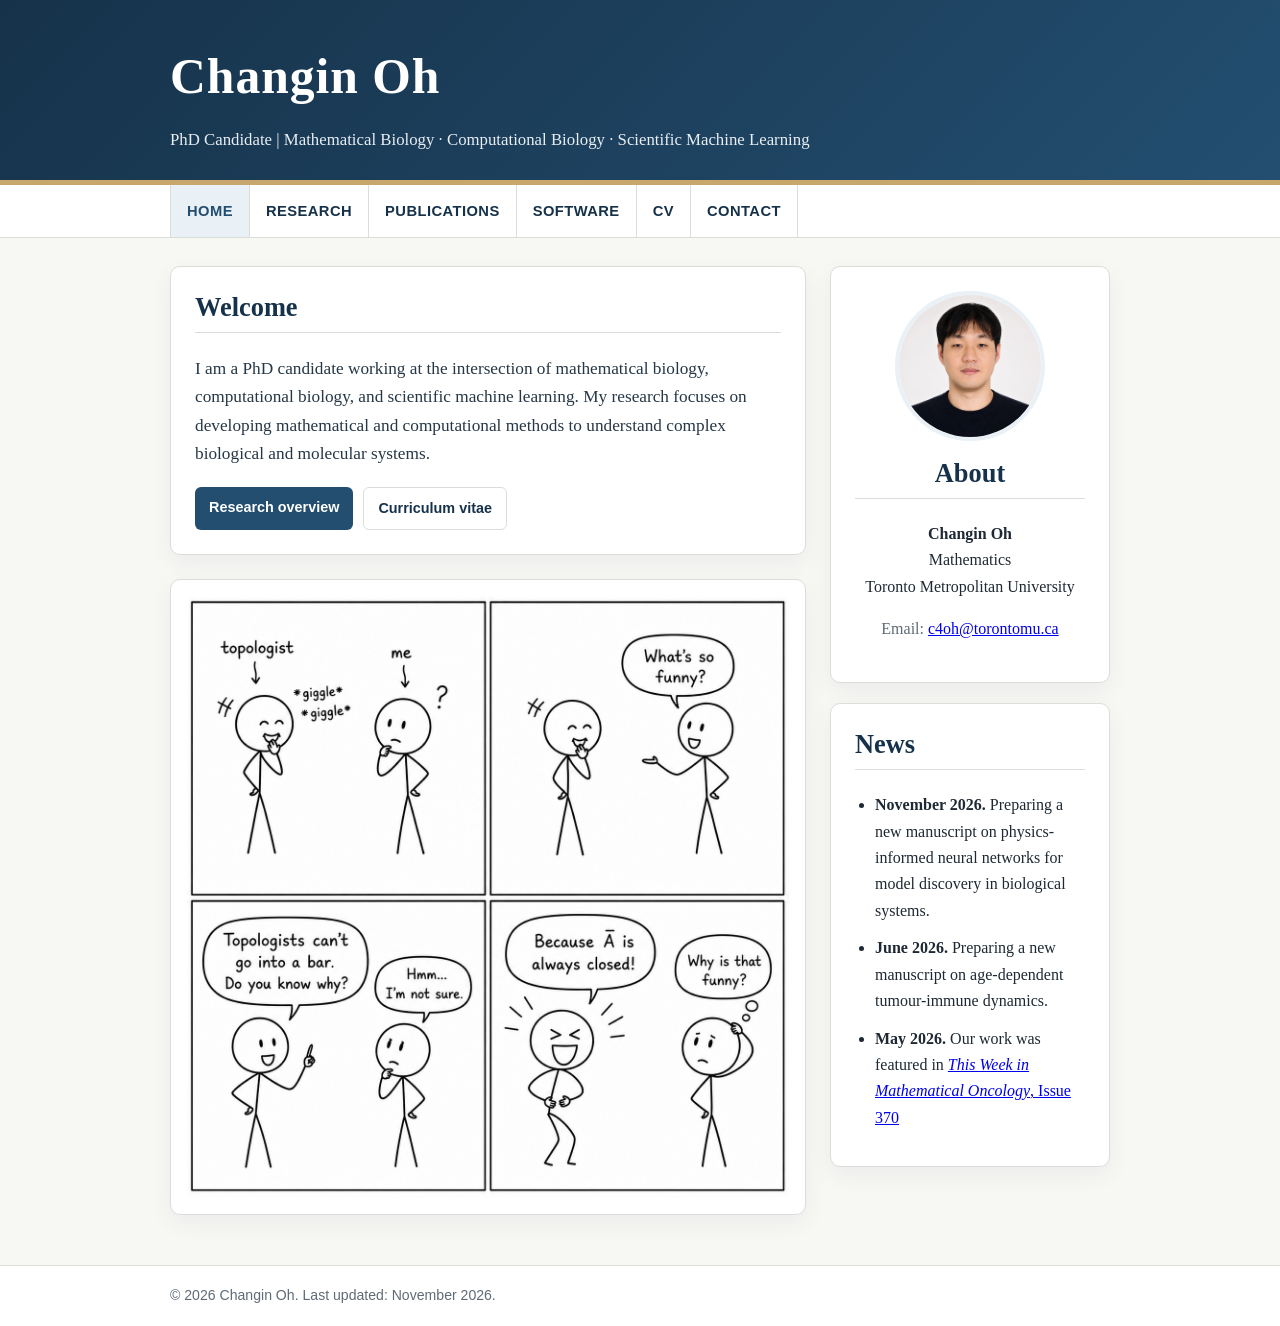
<file: index.html>
<!DOCTYPE html>
<html lang="en">
<head>
  <meta charset="UTF-8">
  <meta name="viewport" content="width=device-width, initial-scale=1.0">
  <meta name="google-site-verification" content="WrCTdYQeGuGg2-zCNoDp3GE-q_Ppd8hL3875NhOZOSQ">
  <title>Home | Changin Oh</title>
  <link rel="stylesheet" href="style.css">
</head>
<body>
  <header class="site-header">
    <div class="header-inner">
      <h1 class="site-title">Changin Oh</h1>
      <p class="site-subtitle">PhD Candidate | Mathematical Biology · Computational Biology · Scientific Machine Learning</p>
    </div>
  </header>

  <div class="nav-wrap">
    <nav class="main-nav" aria-label="Main navigation">
      <a class="active" href="index.html">Home</a>
      <a href="research.html">Research</a>
      <a href="publications.html">Publications</a>
      <a href="software.html">Software</a>
      <!--
      <a href="teaching.html">Teaching</a>
      -->
      <a href="cv.html">CV</a>
      <a href="contact.html">Contact</a>
    </nav>
  </div>

  <main class="container page-grid">
    <div class="main-column">
      <section class="card">
        <h2>Welcome</h2>
        <p class="lead">
          I am a PhD candidate working at the intersection of mathematical biology, computational biology, and scientific machine learning. 
          My research focuses on developing mathematical and computational methods to understand complex biological and molecular systems.
        </p>
        <!--
        <p>
          ...
        </p>
        -->
        <div class="button-row">
          <a class="button" href="research.html">Research overview</a>
          <a class="button secondary" href="cv.html">Curriculum vitae</a>
        </div>
      </section>

      <section class="card cartoon-card">
        <figure class="homepage-cartoon">
          <img src="assets/cartoon.png" alt="Cartoon" loading="lazy">
        </figure>
      </section>
    </div>

    <aside>
      <section class="card profile-box">
        <img class="profile-photo" src="assets/profile.png" alt="Profile Photo">
        <h2>About</h2>
        <p>
          <strong>Changin Oh</strong><br>
          Mathematics<br>
          <span class="university-name">Toronto Metropolitan University</span></p>
        <p class="muted">Email:
          <a href="mailto:c4oh@torontomu.ca">c4oh@torontomu.ca</a></p>
      </section>

      <section class="card">
        <h2>News</h2>
        <ul class="news-list">
          <li>
            <strong>November 2026.</strong>
            Preparing a new manuscript on physics-informed neural networks for model discovery in biological systems.
          </li>

          <li>
            <strong>June 2026.</strong>
            Preparing a new manuscript on age-dependent tumour-immune dynamics.
          </li>

          <li>
            <strong>May 2026.</strong>
            Our work was featured in
            <a href="https://thisweekmathonco.substack.com/p/this-week-in-mathonco-370" target="_blank" rel="noopener noreferrer">
              <cite>This Week in Mathematical Oncology</cite>, Issue 370
            </a>
          </li>
        </ul>
      </section>
    </aside>
  </main>

  <footer class="footer">
    <div class="footer-inner">© 2026 Changin Oh. Last updated: November 2026.</div>
  </footer>
</body>
</html>
</file>
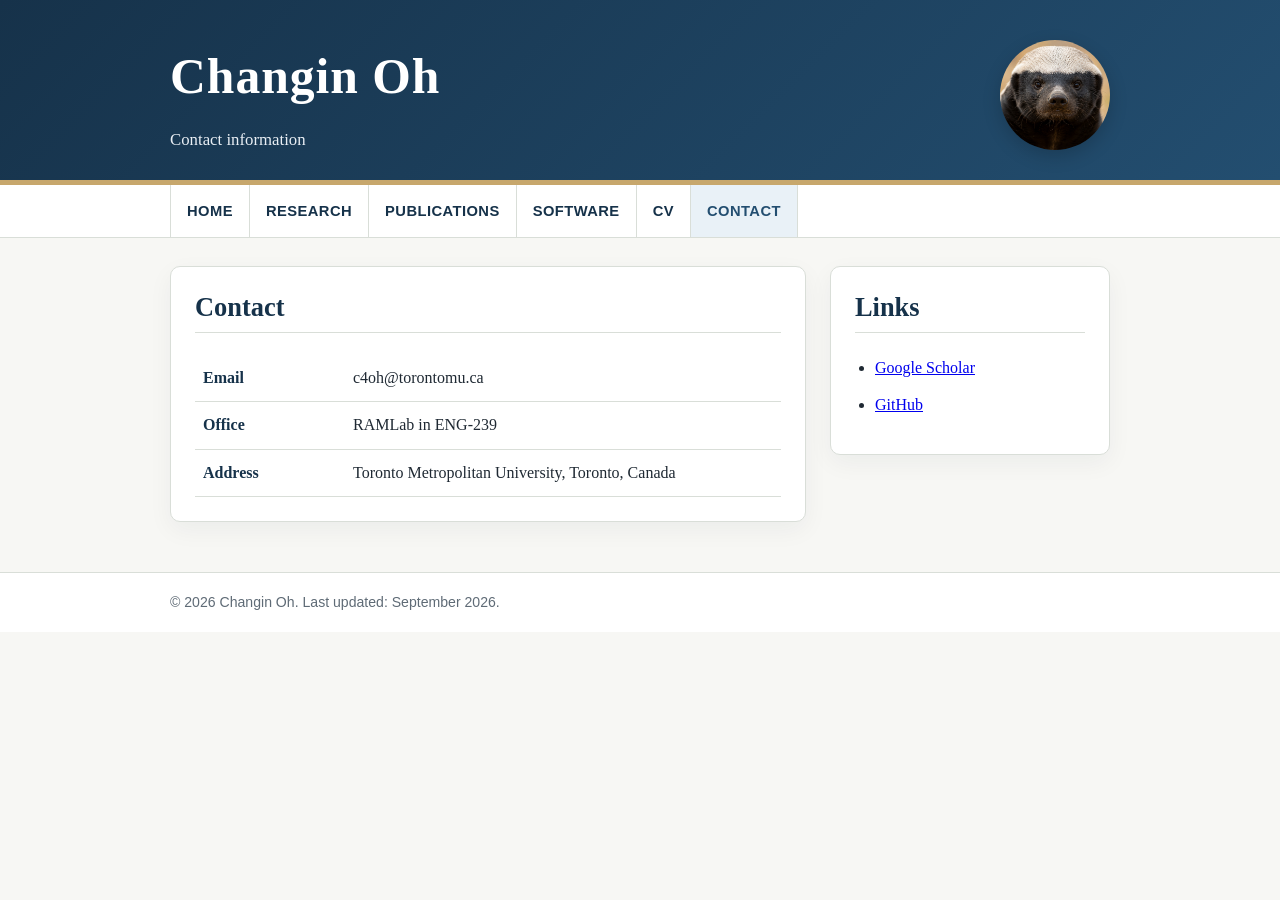
<file: contact.html>
<!DOCTYPE html>
<html lang="en">
<head>
  <meta charset="UTF-8">
  <meta name="viewport" content="width=device-width, initial-scale=1.0">
  <title>Contact | Changin Oh</title>
  <link rel="stylesheet" href="style.css">
</head>
<body>
  <header class="site-header">
    <div class="header-inner contact-header">
      <div class="header-text">
        <h1 class="site-title">Changin Oh</h1>
        <p class="site-subtitle">Contact information</p>
      </div>
      <div class="header-mascot-wrap">
        <img src="assets/honey-badger.png" alt="Honey badger" class="header-mascot">
      </div>
    </div>
  </header>

  <div class="nav-wrap">
    <nav class="main-nav" aria-label="Main navigation">
      <a href="index.html">Home</a>
      <a href="research.html">Research</a>
      <a href="publications.html">Publications</a>
      <a href="software.html">Software</a>
      <!--
      <a href="teaching.html">Teaching</a>
      -->
      <a href="cv.html">CV</a>
      <a class="active" href="contact.html">Contact</a>
    </nav>
  </div>

  <main class="container page-grid">
    <section class="card">
      <h2>Contact</h2>
      <!-- <p>
        For research collaboration, academic inquiries, or seminar invitations,
        please contact me by email.
      </p> -->
      <table class="info-table">
        <tr>
          <th>Email</th>
          <td>c4oh@torontomu.ca</td>
        </tr>
        <tr>
          <th>Office</th>
          <td>RAMLab in ENG-239</td>
        </tr>
        <tr>
          <th>Address</th>
          <td>Toronto Metropolitan University, Toronto, Canada</td>
        </tr>
      </table>
    </section>

    <aside>
      <section class="card">
        <h2>Links</h2>
        <ul class="plain-list">
          <li><a href="https://scholar.google.com/citations?user=oAhsqp0AAAAJ" target="_blank" rel="noopener noreferrer">Google Scholar</a></li>
          <li><a href="https://github.com/ChanginOh" target="_blank" rel="noopener noreferrer">GitHub</a></li>
          <!-- <li><a href="#">ORCID</a></li>
          <li><a href="#">ResearchGate</a></li>
          <li><a href="#">LinkedIn</a></li> -->
        </ul>
      </section>
    </aside>
  </main>

  <footer class="footer">
    <div class="footer-inner">© 2026 Changin Oh. Last updated: September 2026.</div>
  </footer>
</body>
</html>
</file>
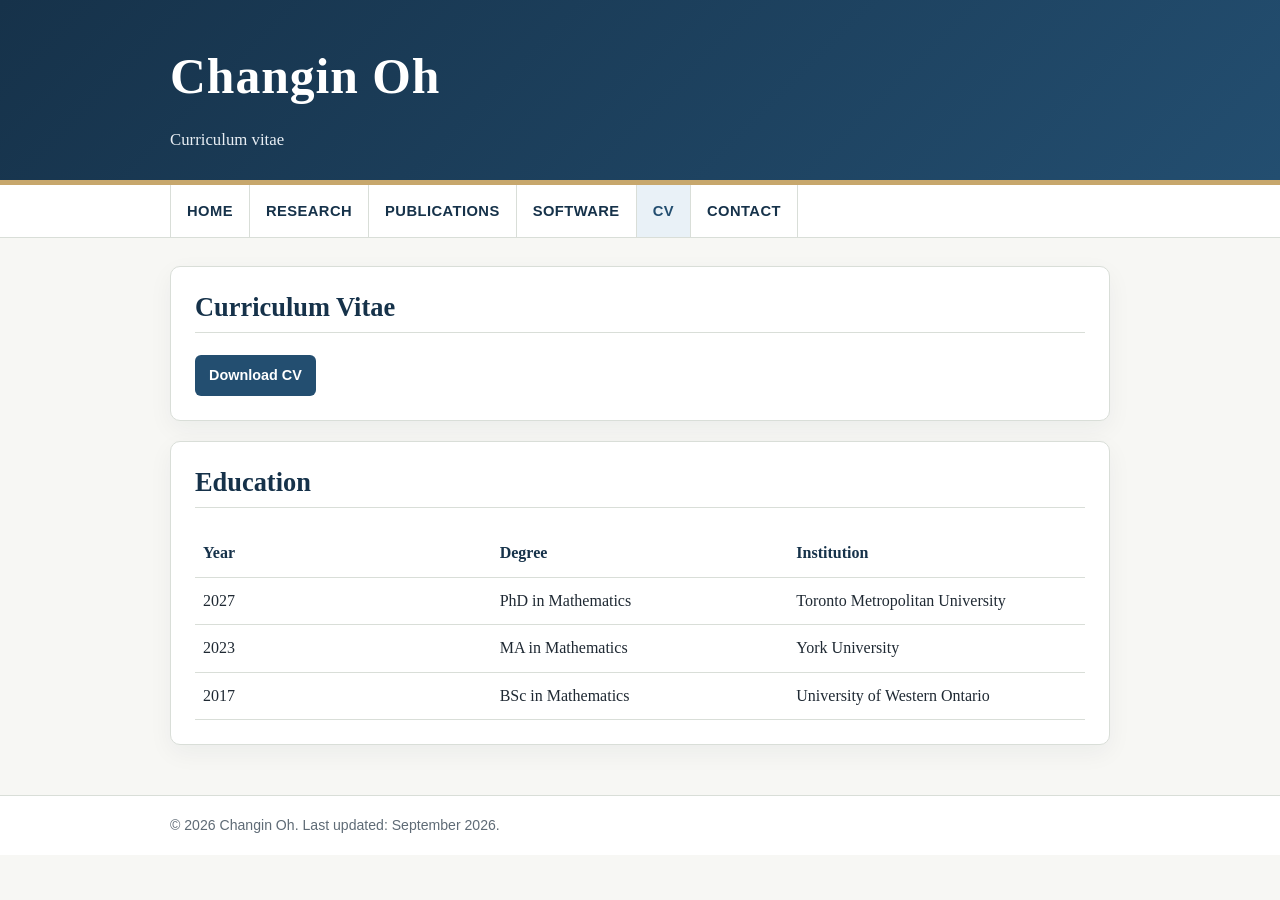
<file: cv.html>
<!DOCTYPE html>
<html lang="en">
<head>
  <meta charset="UTF-8">
  <meta name="viewport" content="width=device-width, initial-scale=1.0">
  <title>CV | Changin Oh</title>
  <link rel="stylesheet" href="style.css">
</head>
<body>
  <header class="site-header">
    <div class="header-inner">
      <h1 class="site-title">Changin Oh</h1>
      <p class="site-subtitle">Curriculum vitae</p>
    </div>
  </header>

  <div class="nav-wrap">
    <nav class="main-nav" aria-label="Main navigation">
      <a href="index.html">Home</a>
      <a href="research.html">Research</a>
      <a href="publications.html">Publications</a>
      <a href="software.html">Software</a>
      <!--
      <a href="teaching.html">Teaching</a>
      -->
      <a class="active" href="cv.html">CV</a>
      <a href="contact.html">Contact</a>
    </nav>
  </div>

  <main class="container">
    <section class="card">
      <h2>Curriculum Vitae</h2>
      <!-- <p>
        ...
      </p> -->
      <div class="button-row">
        <a class="button" href="assets/cv.pdf">Download CV</a>
      </div>
    </section>

    <section class="card">
      <h2>Education</h2>
      <table class="info-table">
        <tr>
          <th>Year</th>
          <th>Degree</th>
          <th>Institution</th>
        </tr>
        <tr>
          <td>2027</td>
          <td>PhD in Mathematics</td>
          <td>Toronto Metropolitan University</td>
        </tr>
        <tr>
          <td>2023</td>
          <td>MA in Mathematics</td>
          <td>York University</td>
        </tr>
        <tr>
          <td>2017</td>
          <td>BSc in Mathematics</td>
          <td>University of Western Ontario</td>
        </tr>
      </table>
    </section>

    <!-- <section class="card">
      <h2>Awards and Fellowships</h2>
      <ul class="plain-list">
        <li>Award or fellowship name, year.</li>
        <li>Travel award or conference support, year.</li>
      </ul>
    </section> -->
  </main>

  <footer class="footer">
    <div class="footer-inner">© 2026 Changin Oh. Last updated: September 2026.</div>
  </footer>
</body>
</html>
</file>
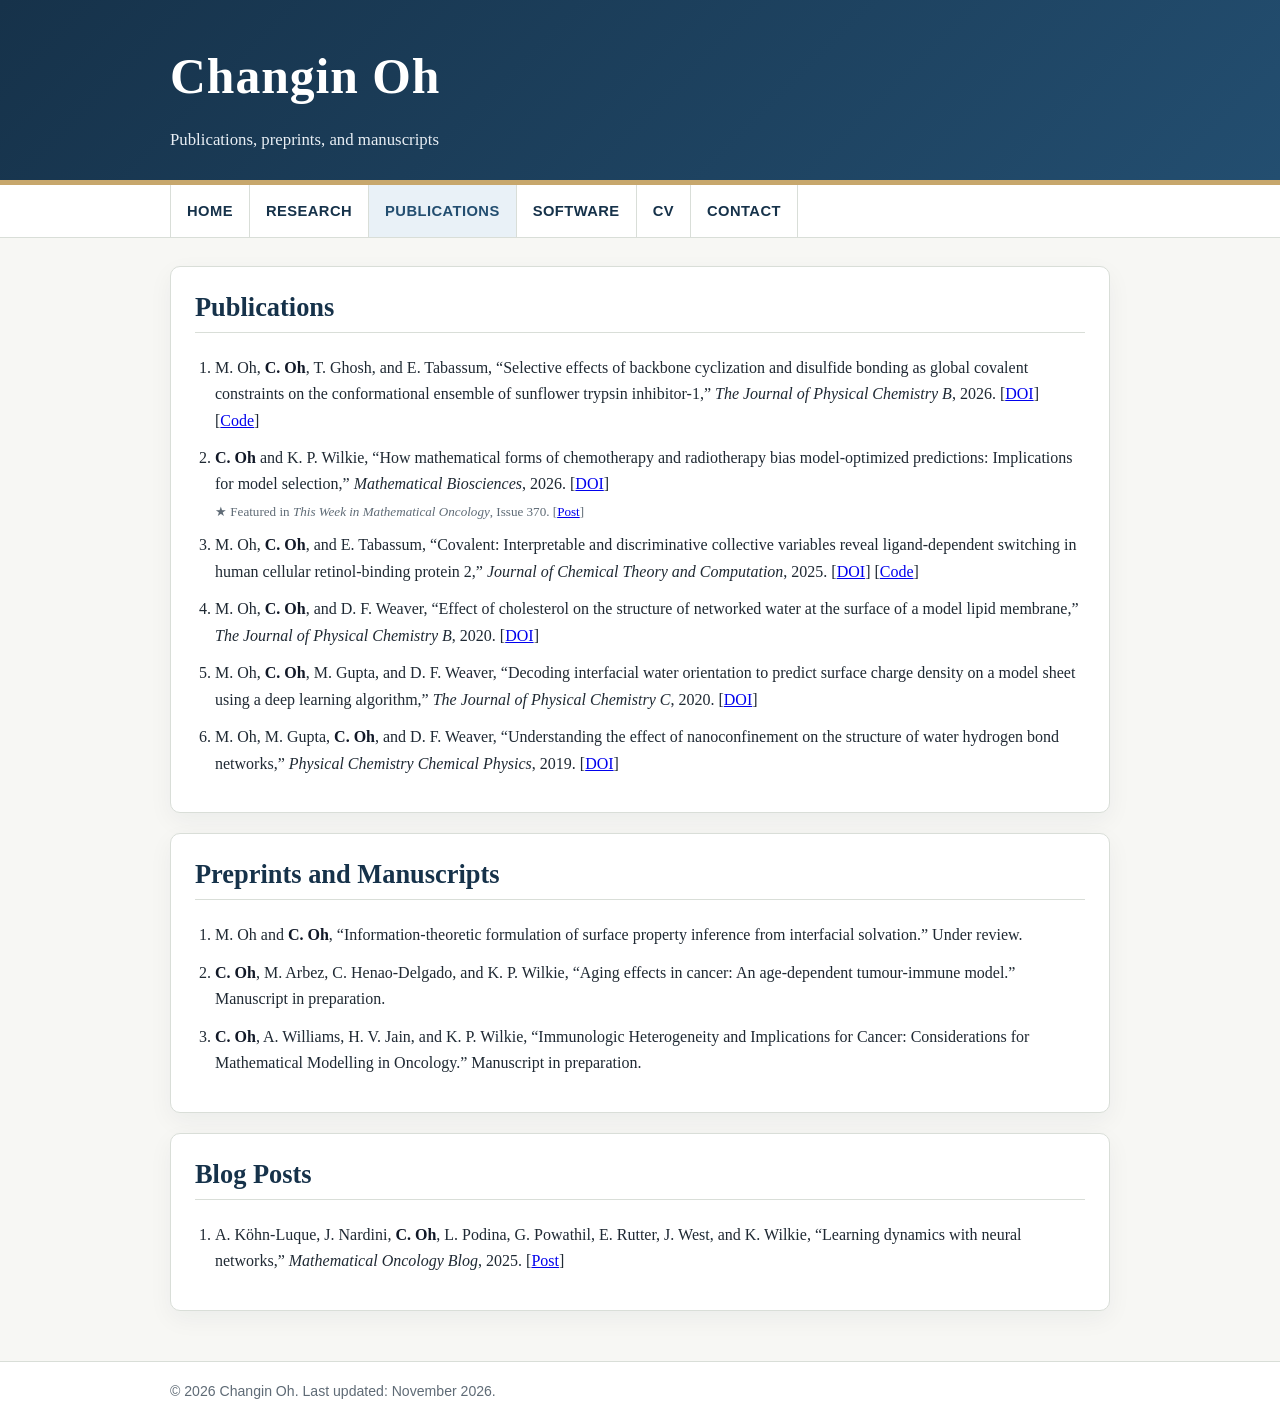
<file: publications.html>
<!DOCTYPE html>
<html lang="en">
<head>
  <meta charset="UTF-8">
  <meta name="viewport" content="width=device-width, initial-scale=1.0">
  <title>Publications | Changin Oh</title>
  <link rel="stylesheet" href="style.css">
</head>
<body>
  <header class="site-header">
    <div class="header-inner">
      <h1 class="site-title">Changin Oh</h1>
      <p class="site-subtitle">Publications, preprints, and manuscripts</p>
    </div>
  </header>

  <div class="nav-wrap">
    <nav class="main-nav" aria-label="Main navigation">
      <a href="index.html">Home</a>
      <a href="research.html">Research</a>
      <a class="active" href="publications.html">Publications</a>
      <a href="software.html">Software</a>
      <!--
      <a href="teaching.html">Teaching</a>
      -->
      <a href="cv.html">CV</a>
      <a href="contact.html">Contact</a>
    </nav>
  </div>

  <main class="container">
    <section class="card">
      <h2>Publications</h2>
      <ol class="pub-list">
        <li>
          M. Oh, <strong>C. Oh</strong>, T. Ghosh, and E. Tabassum,
          “Selective effects of backbone cyclization and disulfide bonding as global 
          covalent constraints on the conformational ensemble of sunflower trypsin inhibitor-1,”
          <cite>The Journal of Physical Chemistry B</cite>, 2026.
          [<a href="https://doi.org/10.1021/acs.jpcb.6c01967" target="_blank" rel="noopener noreferrer">DOI</a>]
          [<a href="https://github.com/ChanginOh/GlobalTwistAngle" target="_blank" rel="noopener noreferrer">Code</a>]
        </li>
        <li>
          <strong>C. Oh</strong> and K. P. Wilkie,
          “How mathematical forms of chemotherapy and radiotherapy bias
          model-optimized predictions: Implications for model selection,”
          <cite>Mathematical Biosciences</cite>, 2026.
          [<a href="https://doi.org/10.1016/j.mbs.2026.109685" target="_blank" rel="noopener noreferrer">DOI</a>]

          <small class="featured-note">
            ★ Featured in <cite>This Week in Mathematical Oncology</cite>, Issue 370.
            [<a href="https://thisweekmathonco.substack.com/p/this-week-in-mathonco-370" target="_blank" rel="noopener noreferrer">Post</a>]
          </small>
        </li>
        <li>
          M. Oh, <strong>C. Oh</strong>, and E. Tabassum,
          “Covalent: Interpretable and discriminative collective variables
          reveal ligand-dependent switching in human cellular retinol-binding protein 2,” 
          <cite>Journal of Chemical Theory and Computation</cite>, 2025.
          [<a href="https://doi.org/10.1021/acs.jctc.5c01402" target="_blank" rel="noopener noreferrer">DOI</a>]
          [<a href="https://github.com/ChanginOh/GDHLDAi" target="_blank" rel="noopener noreferrer">Code</a>]
        </li>
        <li>
          M. Oh, <strong>C. Oh</strong>, and D. F. Weaver,
          “Effect of cholesterol on the structure of networked water at the surface of a model lipid membrane,”
          <cite>The Journal of Physical Chemistry B</cite>, 2020.
          [<a href="https://doi.org/10.1021/acs.jpcb.0c01889" target="_blank" rel="noopener noreferrer">DOI</a>]
        </li>
        <li>
          M. Oh, <strong>C. Oh</strong>, M. Gupta, and D. F. Weaver,
          “Decoding interfacial water orientation to predict surface charge density on a model sheet using a deep learning algorithm,”
          <cite>The Journal of Physical Chemistry C</cite>, 2020.
          [<a href="https://doi.org/10.1021/acs.jpcc.9b11442" target="_blank" rel="noopener noreferrer">DOI</a>]
        </li>
        <li>
          M. Oh, M. Gupta, <strong>C. Oh</strong>, and D. F. Weaver,
          “Understanding the effect of nanoconfinement on the structure of water hydrogen bond networks,” 
          <cite>Physical Chemistry Chemical Physics</cite>, 2019. 
          [<a href="https://doi.org/10.1039/c9cp05014k" target="_blank" rel="noopener noreferrer">DOI</a>]
        </li>
      </ol>
    </section>

    <section class="card">
      <h2>Preprints and Manuscripts</h2>
      <ol class="pub-list">
        <li>
          M. Oh and <strong>C. Oh</strong>,
          “Information-theoretic formulation of surface property inference from interfacial solvation.” Under review.
        </li>
        <li>
          <strong>C. Oh</strong>, M. Arbez, C. Henao-Delgado, and K. P. Wilkie,
          “Aging effects in cancer: An age-dependent tumour-immune model.” Manuscript in preparation.
        </li>
        <li>
          <strong>C. Oh</strong>, A. Williams, H. V. Jain, and K. P. Wilkie,
          “Immunologic Heterogeneity and Implications for Cancer: Considerations for Mathematical Modelling in Oncology.” Manuscript in preparation.
        </li>
      </ol>
    </section>

    <section class="card">
      <h2>Blog Posts</h2>
      <ol class="pub-list">
        <li>
          A. Köhn-Luque, J. Nardini, <strong>C. Oh</strong>, L. Podina, G. Powathil, E. Rutter, J. West, and K. Wilkie,
          “Learning dynamics with neural networks,”
          <cite>Mathematical Oncology Blog</cite>, 2025.
          [<a href="https://mathematical-oncology.org/blog/learning-dynamics-neural-nets" target="_blank" rel="noopener noreferrer">Post</a>]
        </li>
      </ol>
    </section>
  </main>

  <footer class="footer">
    <div class="footer-inner">© 2026 Changin Oh. Last updated: November 2026.</div>
  </footer>
</body>
</html>
</file>
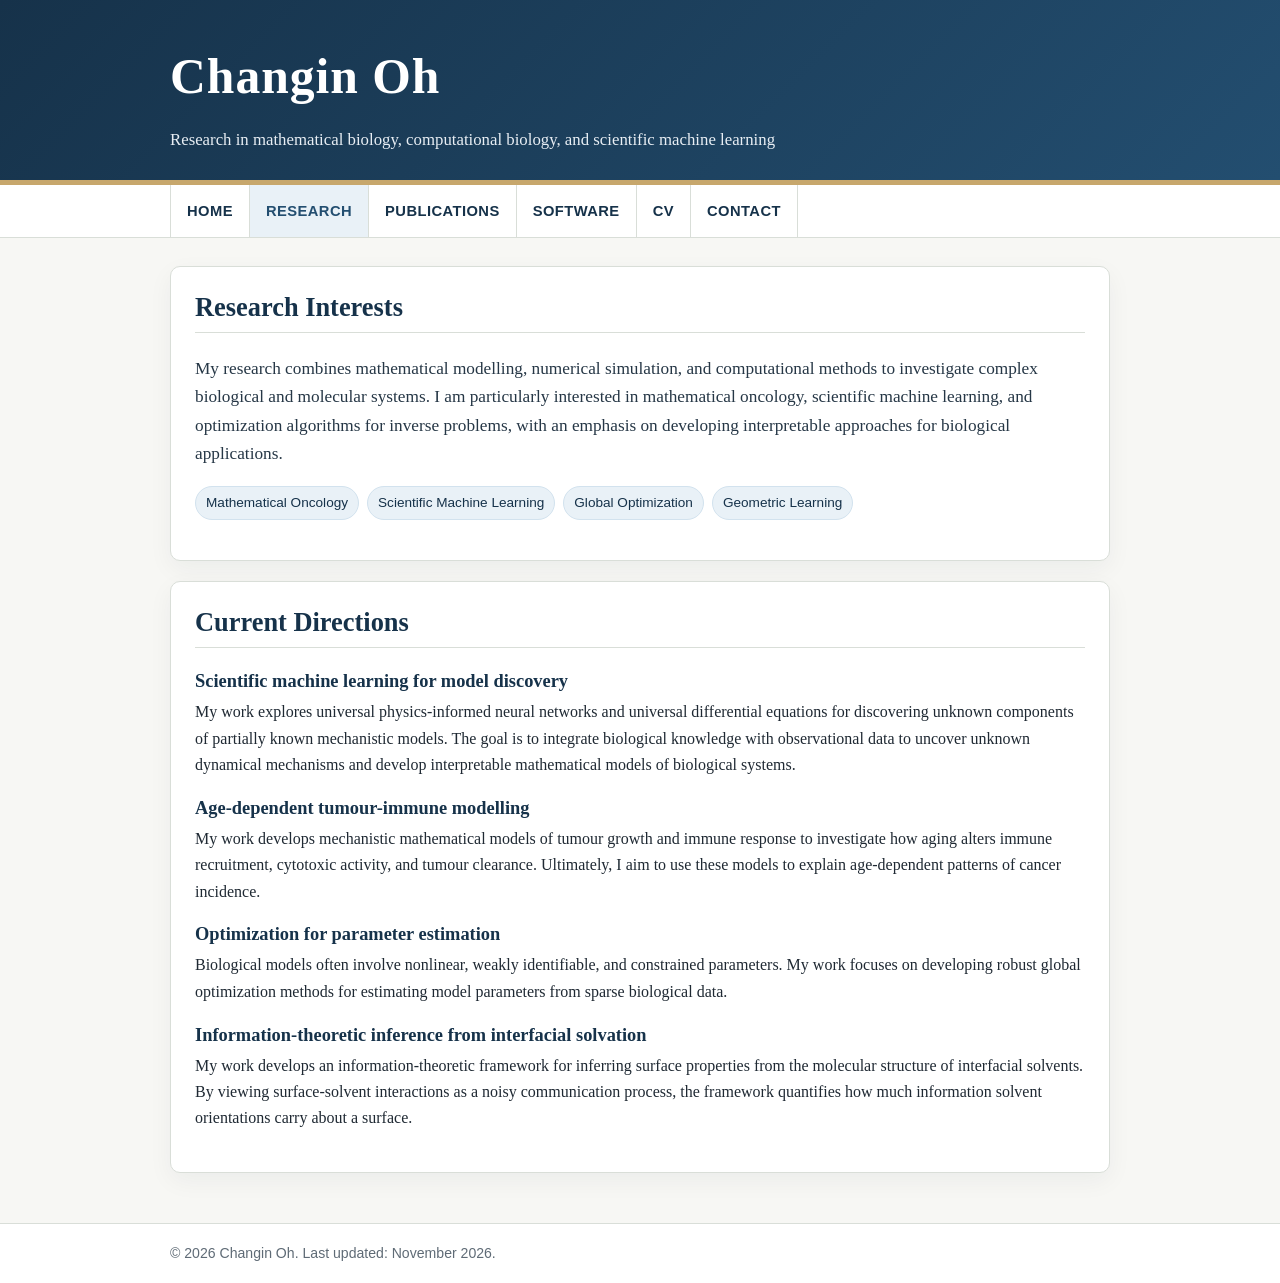
<file: research.html>
<!DOCTYPE html>
<html lang="en">
<head>
  <meta charset="UTF-8">
  <meta name="viewport" content="width=device-width, initial-scale=1.0">
  <title>Research | Changin Oh</title>
  <link rel="stylesheet" href="style.css">
</head>
<body>
  <header class="site-header">
    <div class="header-inner">
      <h1 class="site-title">Changin Oh</h1>
      <p class="site-subtitle">Research in mathematical biology, computational biology, and scientific machine learning</p>
    </div>
  </header>

  <div class="nav-wrap">
    <nav class="main-nav" aria-label="Main navigation">
      <a href="index.html">Home</a>
      <a class="active" href="research.html">Research</a>
      <a href="publications.html">Publications</a>
      <a href="software.html">Software</a>
      <!--
      <a href="teaching.html">Teaching</a>
      -->
      <a href="cv.html">CV</a>
      <a href="contact.html">Contact</a>
    </nav>
  </div>

  <main class="container">
    <section class="card">
      <h2>Research Interests</h2>
      <p class="lead">
        My research combines mathematical modelling, numerical simulation, and computational methods to investigate complex biological and molecular systems. 
        I am particularly interested in mathematical oncology, scientific machine learning, and optimization algorithms for inverse problems, 
        with an emphasis on developing interpretable approaches for biological applications.
      </p>
      <ul class="tag-list">
        <li>Mathematical Oncology</li>
        <li>Scientific Machine Learning</li>
        <li>Global Optimization</li>
        <li>Geometric Learning</li>
        <!--
        <li>Coding Theory</li>
        -->
      </ul>
    </section>

    <section class="card">
      <h2>Current Directions</h2>
      <h3>Scientific machine learning for model discovery</h3>
      <p>
        My work explores universal physics-informed neural networks and universal differential equations 
        for discovering unknown components of partially known mechanistic models. The goal is to integrate 
        biological knowledge with observational data to uncover unknown dynamical mechanisms and develop 
        interpretable mathematical models of biological systems.
      </p>

      <h3>Age-dependent tumour-immune modelling</h3>
      <p>
        My work develops mechanistic mathematical models of tumour growth and immune response 
        to investigate how aging alters immune recruitment, cytotoxic activity, and tumour clearance. 
        Ultimately, I aim to use these models to explain age-dependent patterns of cancer incidence.
      </p>

      <h3>Optimization for parameter estimation</h3>
      <p>
         Biological models often involve nonlinear, weakly identifiable, and constrained parameters. 
         My work focuses on developing robust global optimization methods for estimating model parameters from sparse biological data. 
      </p>

      <h3>Information-theoretic inference from interfacial solvation</h3>
      <p>
        My work develops an information-theoretic framework for inferring surface properties
        from the molecular structure of interfacial solvents. By viewing surface-solvent
        interactions as a noisy communication process, the framework quantifies how much
        information solvent orientations carry about a surface.
      </p>
    </section>
  </main>

  <footer class="footer">
    <div class="footer-inner">© 2026 Changin Oh. Last updated: November 2026.</div>
  </footer>
</body>
</html>
</file>
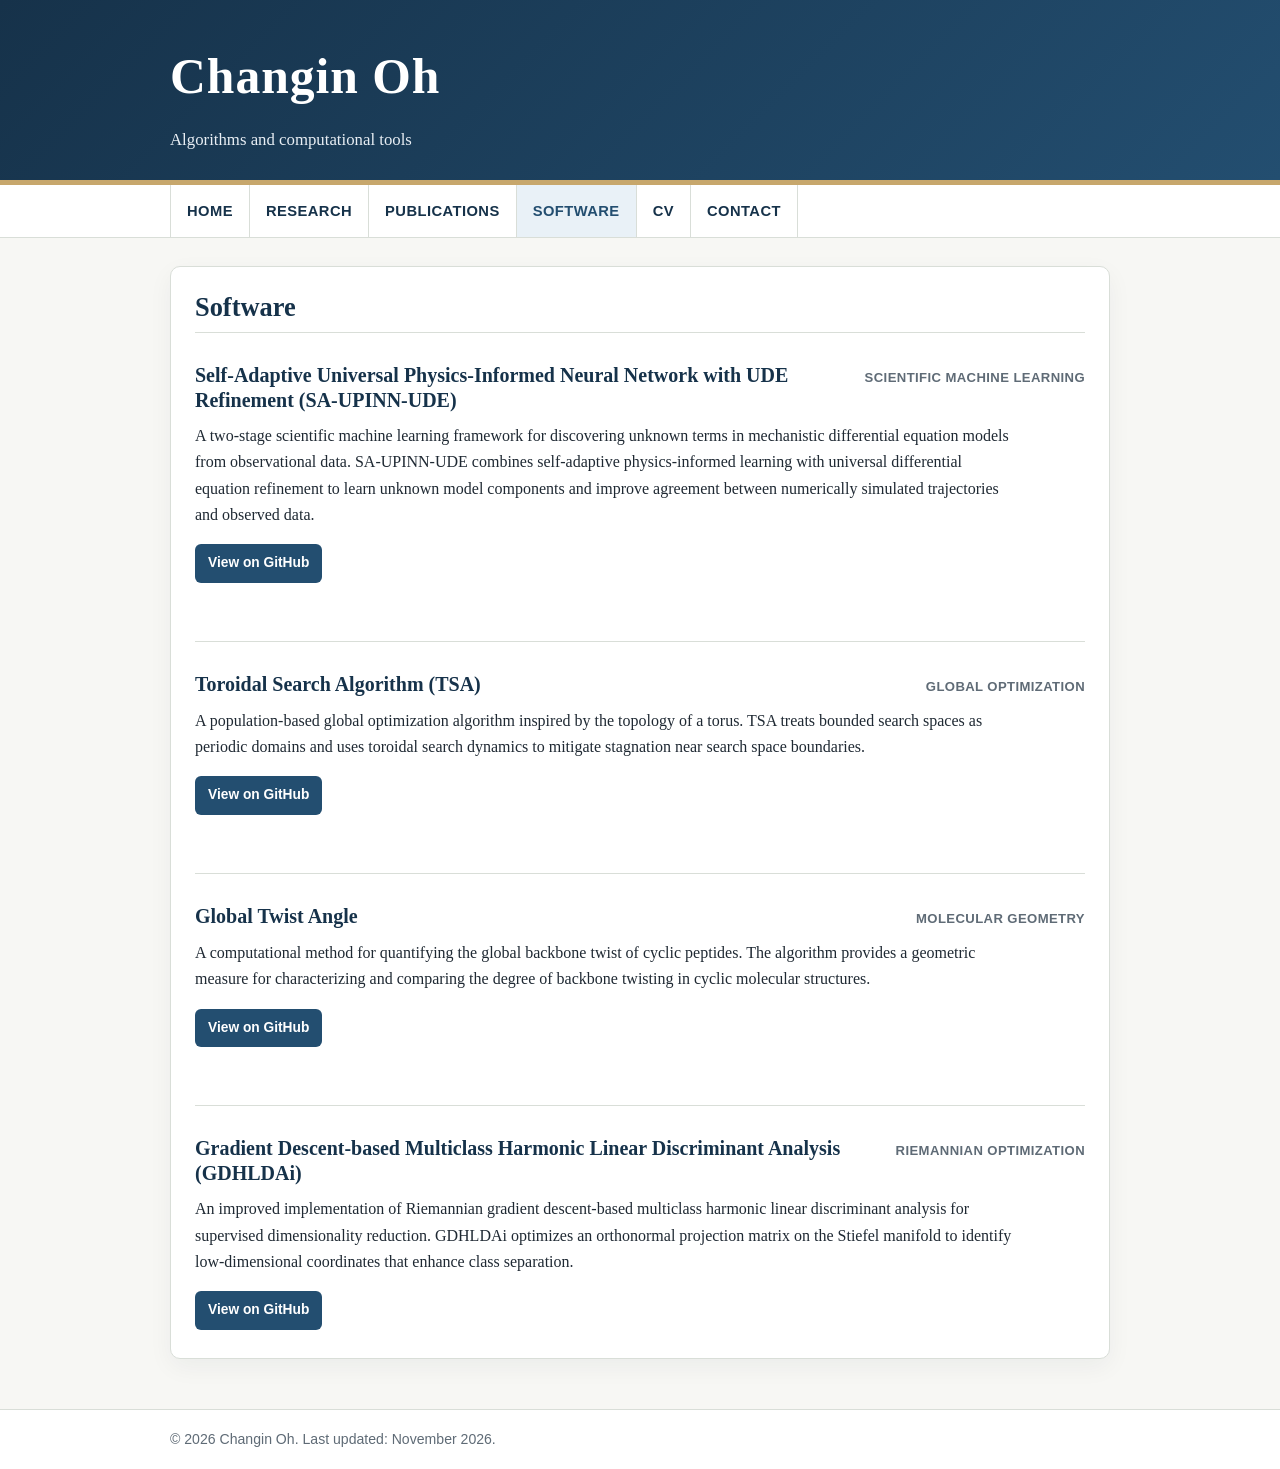
<file: software.html>
<!DOCTYPE html>
<html lang="en">
<head>
  <meta charset="UTF-8">
  <meta name="viewport" content="width=device-width, initial-scale=1.0">
  <meta name="google-site-verification" content="vgaydwJpvfKKzOZPRnzCkNkQtRiooc8wF6aoSqg2hdk" />
  <title>Software | Changin Oh</title>
  <link rel="stylesheet" href="style.css">
</head>
<body>
  <header class="site-header">
    <div class="header-inner">
      <h1 class="site-title">Changin Oh</h1>
      <p class="site-subtitle">Algorithms and computational tools</p>
    </div>
  </header>

  <div class="nav-wrap">
    <nav class="main-nav" aria-label="Main navigation">
      <a href="index.html">Home</a>
      <a href="research.html">Research</a>
      <a href="publications.html">Publications</a>
      <a class="active" href="software.html">Software</a>
      <a href="cv.html">CV</a>
      <a href="contact.html">Contact</a>
    </nav>
  </div>

  <main class="container">
    <section class="card">
      <h2 class="software-title">Software</h2>

      <div class="software-list">

        <article class="software-item">
          <div class="software-heading">
            <h3>Self-Adaptive Universal Physics-Informed Neural Network with UDE Refinement (SA-UPINN-UDE)</h3>
            <span class="software-type">Scientific Machine Learning</span>
          </div>

          <p>
            A two-stage scientific machine learning framework for discovering unknown terms 
            in mechanistic differential equation models from observational data. 
            SA-UPINN-UDE combines self-adaptive physics-informed learning with universal differential equation refinement 
            to learn unknown model components and improve agreement between numerically simulated trajectories and observed data.
          </p>

          <!-- <ul class="tag-list software-tags">
            <li>Global Optimization</li>
            <li>Metaheuristics</li>
            <li>Julia</li>
          </ul> -->

          <div class="software-links">
            <a class="button"
               href="https://github.com/ChanginOh/SA-UPINN-UDE"
               target="_blank"
               rel="noopener noreferrer">
              View on GitHub
            </a>
          </div>
        </article>

        <article class="software-item">
          <div class="software-heading">
            <h3>Toroidal Search Algorithm (TSA)</h3>
            <span class="software-type">Global Optimization</span>
          </div>

          <p>
            A population-based global optimization algorithm inspired by the topology 
            of a torus. TSA treats bounded search spaces as periodic domains and uses 
            toroidal search dynamics to mitigate stagnation near search space boundaries.
          </p>

          <!-- <ul class="tag-list software-tags">
            <li>Global Optimization</li>
            <li>Metaheuristics</li>
            <li>Julia</li>
          </ul> -->

          <div class="software-links">
            <a class="button"
               href="https://github.com/ChanginOh/TSA"
               target="_blank"
               rel="noopener noreferrer">
              View on GitHub
            </a>
          </div>
        </article>

        <article class="software-item">
          <div class="software-heading">
            <h3>Global Twist Angle</h3>
            <span class="software-type">Molecular Geometry</span>
          </div>

          <p>
            A computational method for quantifying the global backbone twist of cyclic peptides. 
            The algorithm provides a geometric measure for characterizing and 
            comparing the degree of backbone twisting in cyclic molecular structures.
          </p>

          <!-- <ul class="tag-list software-tags">
            <li>Molecular Geometry</li>
            <li>Cyclic Peptides</li>
            <li>MATLAB</li>
          </ul> -->

          <div class="software-links">
            <a class="button"
               href="https://github.com/ChanginOh/GlobalTwistAngle"
               target="_blank"
               rel="noopener noreferrer">
              View on GitHub
            </a>
          </div>
        </article>

        <article class="software-item">
          <div class="software-heading">
            <h3>Gradient Descent-based Multiclass Harmonic Linear Discriminant Analysis (GDHLDAi)</h3>
            <span class="software-type">Riemannian Optimization</span>
          </div>

          <p>
            An improved implementation of Riemannian gradient descent-based multiclass harmonic 
            linear discriminant analysis for supervised dimensionality reduction. 
            GDHLDAi optimizes an orthonormal projection matrix on the Stiefel manifold to identify 
            low-dimensional coordinates that enhance class separation.
          </p>

          <!-- <ul class="tag-list software-tags">
            <li>Dimensionality Reduction</li>
            <li>Stiefel Manifold</li>
            <li>Python</li>
            <li>MATLAB</li>
          </ul> -->

          <div class="software-links">
            <a class="button"
               href="https://github.com/ChanginOh/GDHLDAi"
               target="_blank"
               rel="noopener noreferrer">
              View on GitHub
            </a>
          </div>
        </article>

      </div>
    </section>
  </main>

  <footer class="footer">
    <div class="footer-inner">© 2026 Changin Oh. Last updated: November 2026.</div>
  </footer>
</body>
</html>
</file>
<file: style.css>
:root {
  --bg: #f7f7f4;
  --paper: #ffffff;
  --text: #1f2933;
  --muted: #5f6b76;
  --line: #d9ded8;
  --accent: #234e70;
  --accent-dark: #16324a;
  --accent-soft: #e9f1f7;
  --max-width: 980px;
}

* {
  box-sizing: border-box;
}

body {
  margin: 0;
  color: var(--text);
  background: var(--bg);
  font-family: Georgia, "Times New Roman", serif;
  line-height: 1.65;
}


/* =========================================================
   Header
   ========================================================= */

.site-header {
  background: linear-gradient(135deg, var(--accent-dark), var(--accent));
  color: #fff;
  border-bottom: 5px solid #c7a76c;
}

.header-inner {
  max-width: var(--max-width);
  margin: 0 auto;
  padding: 36px 20px 26px;
}

.contact-header {
  display: flex;
  align-items: center;
  justify-content: space-between;
  gap: 24px;
}

.contact-header .header-text {
  flex: 1;
  min-width: 0;
}

.header-mascot-wrap {
  width: 110px;
  height: 110px;
  flex-shrink: 0;
  border-radius: 50%;
  overflow: hidden;
  box-shadow: 0 6px 18px rgba(0, 0, 0, 0.18);
}

.header-mascot {
  width: 100%;
  height: 100%;
  display: block;
  object-fit: cover;
  object-position: center;
  transform: scale(1.22);
}

.site-title {
  margin: 0;
  font-size: clamp(2rem, 4vw, 3.1rem);
  letter-spacing: 0.02em;
}

.site-subtitle {
  margin: 8px 0 0;
  max-width: 760px;
  color: #e8eef4;
  font-size: 1.05rem;
}


/* =========================================================
   Navigation
   ========================================================= */

.nav-wrap {
  background: #ffffff;
  border-bottom: 1px solid var(--line);
}

.main-nav {
  max-width: var(--max-width);
  margin: 0 auto;
  padding: 0 20px;
  display: flex;
  flex-wrap: wrap;
  gap: 0;
}

.main-nav a {
  display: block;
  padding: 14px 16px;
  color: var(--accent-dark);
  text-decoration: none;
  font-family: Arial, Helvetica, sans-serif;
  font-size: 0.92rem;
  font-weight: 700;
  letter-spacing: 0.03em;
  text-transform: uppercase;
  border-left: 1px solid var(--line);
}

.main-nav a:last-child {
  border-right: 1px solid var(--line);
}

.main-nav a:hover,
.main-nav a.active {
  background: var(--accent-soft);
  color: var(--accent);
}


/* =========================================================
   Main layout
   ========================================================= */

.container {
  max-width: var(--max-width);
  margin: 28px auto 50px;
  padding: 0 20px;
}

.page-grid {
  display: grid;
  grid-template-columns: minmax(0, 1fr) 280px;
  gap: 24px;
  align-items: start;
}

.main-column {
  min-width: 0;
}


/* =========================================================
   Cards
   ========================================================= */

.card {
  background: var(--paper);
  border: 1px solid var(--line);
  border-radius: 10px;
  padding: 24px;
  box-shadow: 0 8px 24px rgba(27, 39, 51, 0.05);
}

.card + .card {
  margin-top: 20px;
}

/* Slightly larger gap between Welcome and cartoon */
.main-column .card + .card {
  margin-top: 24px;
}


/* =========================================================
   Homepage cartoon
   ========================================================= */

.cartoon-card {
  padding: 16px;
}

.homepage-cartoon {
  margin: 0;
}

.homepage-cartoon img {
  display: block;
  width: 100%;
  height: auto;
  border-radius: 7px;
}


/* =========================================================
   Headings and text
   ========================================================= */

h2,
h3 {
  color: var(--accent-dark);
  line-height: 1.25;
}

h2 {
  margin-top: 0;
  padding-bottom: 8px;
  border-bottom: 1px solid var(--line);
  font-size: 1.65rem;
}

h3 {
  margin-bottom: 6px;
  font-size: 1.15rem;
}

p {
  margin-top: 0;
}

.lead {
  font-size: 1.08rem;
  color: #263746;
}

.muted {
  color: var(--muted);
}


/* =========================================================
   Lists
   ========================================================= */

.news-list,
.plain-list,
.pub-list {
  padding-left: 1.25rem;
  margin-bottom: 0;
}

.news-list li,
.plain-list li,
.pub-list li {
  margin-bottom: 0.7rem;
}

.pub-list strong {
  color: #111827;
}


/* =========================================================
   Tags
   ========================================================= */

.tag-list {
  display: flex;
  flex-wrap: wrap;
  gap: 8px;
  padding: 0;
  list-style: none;
}

.tag-list li {
  background: var(--accent-soft);
  color: var(--accent-dark);
  border: 1px solid #d2e2ee;
  border-radius: 999px;
  padding: 5px 10px;
  font-family: Arial, Helvetica, sans-serif;
  font-size: 0.85rem;
}


/* =========================================================
   Profile
   ========================================================= */

.profile-box {
  text-align: center;
}

.profile-photo {
  display: block;
  width: 150px;
  height: 150px;
  margin: 0 auto 16px;
  border-radius: 50%;
  border: 4px solid var(--accent-soft);
  object-fit: cover;
  object-position: center top;
}

.university-name {
  white-space: nowrap;
}


/* =========================================================
   Featured note
   ========================================================= */

.featured-note {
  display: block;
  margin-top: 5px;
  color: var(--muted);
  font-size: 0.82rem;
  line-height: 1.4;
}


/* =========================================================
   Buttons
   ========================================================= */

.button-row {
  display: flex;
  flex-wrap: wrap;
  gap: 10px;
  margin-top: 18px;
}

.button {
  display: inline-block;
  padding: 9px 14px;
  border-radius: 6px;
  background: var(--accent);
  color: #fff;
  text-decoration: none;
  font-family: Arial, Helvetica, sans-serif;
  font-weight: 700;
  font-size: 0.9rem;
}

.button.secondary {
  background: #ffffff;
  color: var(--accent-dark);
  border: 1px solid var(--line);
}



/* =========================================================
   Software
   ========================================================= */

.software-list {
  margin-top: 18px;
}

.software-item {
  padding: 8px 0 28px;
  border-top: none;
}

.software-item + .software-item {
  margin-top: 30px;
  padding-top: 30px;
  border-top: 1px solid var(--line);
}

.software-item:last-child {
  padding-bottom: 4px;
}

.software-heading {
  display: flex;
  align-items: baseline;
  justify-content: space-between;
  gap: 18px;
  margin-bottom: 10px;
}

.software-heading h3 {
  margin: 0;
  font-size: 1.25rem;
}

.software-type {
  flex-shrink: 0;
  color: var(--muted);
  font-family: Arial, Helvetica, sans-serif;
  font-size: 0.82rem;
  font-weight: 700;
  letter-spacing: 0.03em;
  text-transform: uppercase;
}

.software-item p {
  max-width: 820px;
  margin-bottom: 14px;
}

/* .software-tags {
  margin: 0;
} */

.software-links {
  margin-top: 16px;
}

.software-links .button {
  padding: 8px 13px;
  font-size: 0.86rem;
}


/* =========================================================
   Tables
   ========================================================= */

.info-table {
  width: 100%;
  border-collapse: collapse;
}

.info-table th,
.info-table td {
  padding: 10px 8px;
  border-bottom: 1px solid var(--line);
  text-align: left;
  vertical-align: top;
}

.info-table th {
  width: 150px;
  color: var(--accent-dark);
}


/* =========================================================
   Footer
   ========================================================= */

.footer {
  border-top: 1px solid var(--line);
  background: #ffffff;
  color: var(--muted);
  font-family: Arial, Helvetica, sans-serif;
  font-size: 0.88rem;
}

.footer-inner {
  max-width: var(--max-width);
  margin: 0 auto;
  padding: 18px 20px;
}


/* =========================================================
   Mobile
   ========================================================= */

@media (max-width: 760px) {

  .page-grid {
    grid-template-columns: 1fr;
  }

  .main-nav {
    padding: 0;
  }

  .main-nav a {
    flex: 1 1 50%;
    border-top: 1px solid var(--line);
    text-align: center;
  }

  .main-nav a:last-child {
    border-right: none;
  }

  .contact-header {
    align-items: center;
    gap: 16px;
  }

  .header-mascot-wrap {
    width: 82px;
    height: 82px;
  }

  .header-inner,
  .container,
  .footer-inner {
    padding-right: 16px;
    padding-left: 16px;
  }

  .university-name {
    white-space: normal;
  }

  .cartoon-card {
    padding: 10px;
  }


  .software-heading {
    display: block;
  }

  .software-type {
    display: block;
    margin-top: 5px;
  }

}
</file>
